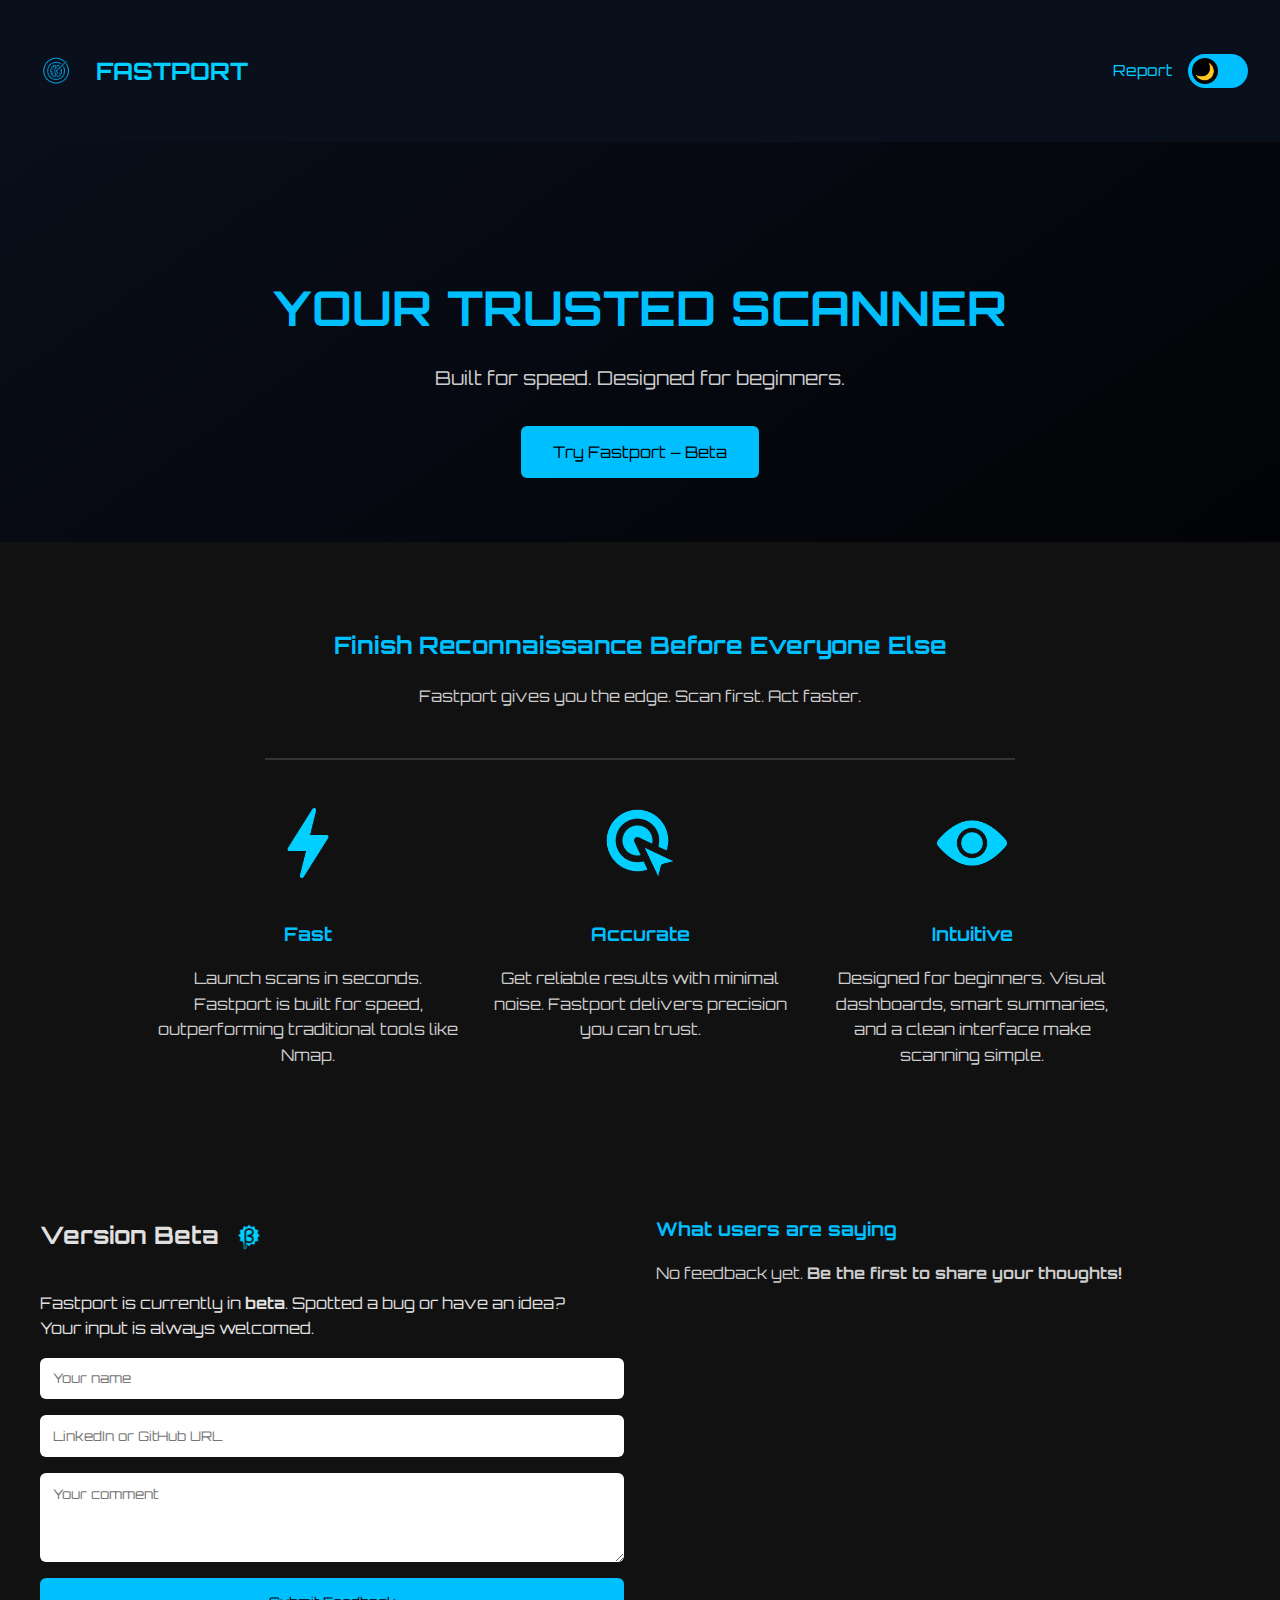
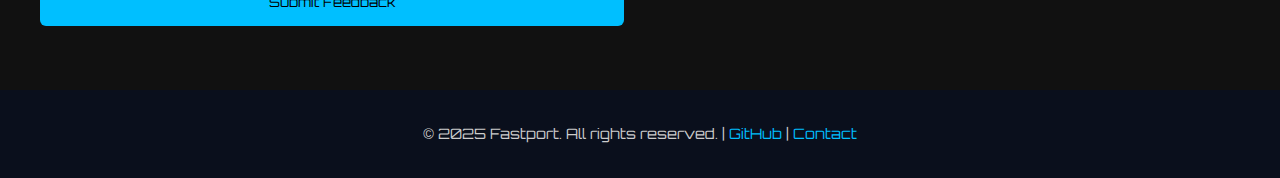
<file: index.html>
<!DOCTYPE html>
<html lang="en">
<head>
  <meta charset="UTF-8" />
  <meta name="viewport" content="width=device-width, initial-scale=1.0" />
  <title>Fastport – Scanner for noobs</title>
  <link rel="stylesheet" href="css/global.css" />
  <link rel="stylesheet" href="css/index.css" />
  <link href="https://fonts.googleapis.com/css2?family=Orbitron:wght@500&display=swap" rel="stylesheet">
  <link rel="shortcut icon" type="image/jpg" href="assets/index/images/fastport.jpg"/>
</head>
<body>

  <header class="main-header">
    <div class="logo">
      <img src="assets/index/images/fastport.png" alt="Fastport Logo" />
      <h2>FASTPORT</h2>
    </div>
    <nav>
      <a href="report.html">Report</a>
      <label class="theme-switch">
        <input type="checkbox" id="theme-toggle" />
        <span class="slider"></span>
      </label>
    </nav>
  </header>

  <section class="hero">
    <h1>YOUR TRUSTED SCANNER</h1>
    <p>Built for speed. Designed for beginners.</p>
    <button onclick="window.location.href='https://github.com/csfurtado/fastport-project'">Try Fastport – Beta</button>
  </section>

  <section class="features">
    <div class="features-group">
      <h2>Finish Reconnaissance Before Everyone Else</h2>
      <p>Fastport gives you the edge. Scan first. Act faster.</p>
      <hr/>
      <div class="feature-list">
        <div class="feature">
          <img src="assets/index/images/thunder.png" alt="Fast icon" />
          <h3>Fast</h3>
          <p>Launch scans in seconds. Fastport is built for speed, outperforming traditional tools like Nmap.</p>
        </div>
        <div class="feature">
          <img src="assets/index/images/target.png" alt="Accurate icon" />
          <h3>Accurate</h3>
          <p>Get reliable results with minimal noise. Fastport delivers precision you can trust.</p>
        </div>
        <div class="feature">
          <img src="assets/index/images/view.png" alt="Intuitive icon" />
          <h3>Intuitive</h3>
          <p>Designed for beginners. Visual dashboards, smart summaries, and a clean interface make scanning simple.</p>
        </div>
      </div>
    </div>
  </section>

  <section class="community-box">
    <div class="community-content">
      <div class="feedback-form">
        <div class="beta-header">
          <h2>Version Beta</h2>
          <img src="assets/index/images/beta.png" alt="Beta badge" />
        </div>
        <p>Fastport is currently in <strong>beta</strong>. Spotted a bug or have an idea?<br>Your input is always welcomed.</p>
        <form id="feedback-form">
          <input type="text" id="name" placeholder="Your name" required />
          <input type="url" id="link" placeholder="LinkedIn or GitHub URL" />
          <textarea id="comment" placeholder="Your comment" rows="4" required></textarea>
          <button type="submit">Submit Feedback</button>
        </form>
      </div>
      <div class="testimonials">
        <h3>What users are saying</h3>
        <div id="testimonial-list">
          <p>No feedback yet. <strong>Be the first to share your thoughts!</strong></p>
        </div>
      </div>
    </div>
  </section>

  <footer>
    &copy; 2025 Fastport. All rights reserved. |
    <a href="https://github.com/csfurtado">GitHub</a> |
    <a href="https://www.linkedin.com/in/csfurtado/">Contact</a>
  </footer>

  <script src="js/global.js"></script>
  <script src="js/index.js"></script>
</body>
</html>
</file>
<file: css/global.css>
html, body {
  height: 100%;
  margin: 0;
  font-family: 'Orbitron', sans-serif;
  background: linear-gradient(to bottom right, #0a0f1c, #000000);
  color: #e0e0e0;
  line-height: 1.6;
}

.page-wrapper {
  display: flex;
  flex-direction: column;
  min-height: 100vh;
}

main {
  flex: 1;
}
.main-header {
  display: flex;
  justify-content: space-between;
  align-items: center;
  flex-wrap: wrap; /* opcional para responsividade */
  padding: 2rem;
  background-color: #0a0f1c;
}

.main-header h2,
.main-header nav a {
  color: #00cfff;
}

header, footer {
  background-color: #0a0f1c;
  padding: 2rem;
}

.logo {
  display: flex;
  align-items: center;
  gap: 1rem;
}

.logo img {
  width: 48px;
}

nav {
  display: flex;
  align-items: center;
  gap: 1rem;
}

nav a {
  color: #ccc;
  text-decoration: none;
  font-size: 0.95rem;
  transition: color 0.3s ease;
}

nav a:hover {
  color: #00cfff;
}

footer {
  text-align: center;
  font-size: 0.9rem;
  color: #ccc;
}

footer a {
  color: #00bfff;
  text-decoration: none;
}

.theme-switch {
  position: relative;
  display: inline-block;
  width: 60px;
  height: 34px;
}

.theme-switch input {
  opacity: 0;
  width: 0;
  height: 0;
}

.slider {
  position: absolute;
  cursor: pointer;
  top: 0; left: 0; right: 0; bottom: 0;
  background-color: #00bfff;
  transition: 0.4s;
  border-radius: 34px;
}

.slider::before {
  position: absolute;
  content: "🌙";
  height: 26px;
  width: 26px;
  left: 4px;
  bottom: 4px;
  background-color: #000;
  color: #fff;
  font-size: 16px;
  text-align: center;
  line-height: 26px;
  border-radius: 50%;
  transition: 0.4s;
}

input:checked + .slider {
  background-color: #0077cc;
}

input:checked + .slider::before {
  transform: translateX(26px);
  content: "☀️";
  background-color: #fff;
  color: #000;
}

/* Light mode */

body.light-mode {
  background: #f9f9f9;
  color: #222;
}

body.light-mode header{
  background-color: #eaeaea;
}

body.light-mode footer {
  color: #ccc;
}

body.light-mode nav a {
  color: #333;
}

body.light-mode nav a:hover {
  color: #00cfff;
}

body.light-mode .slider {
  background-color: #00cfff;
}

body.light-mode input:checked + .slider {
  background-color: #00cfff;
}

body.light-mode p,
body.light-mode li,
body.light-mode span,
body.light-mode div,
body.light-mode td,
body.light-mode th {
  color: #444 !important;
}

body.light-mode button {
  background-color: #00cfff;
  color: #fff !important;
}

body.light-mode button:hover {
  background-color: #0099cc;
}
</file>
<file: css/index.css>
.hero {
  text-align: center;
  padding: 6rem 2rem 4rem;
}

.hero h1 {
  font-size: 3rem;
  color: #00bfff;
  margin-bottom: 1rem;
}

.hero p {
  font-size: 1.2rem;
  color: #ccc;
  margin-bottom: 2rem;
  max-width: 600px;
  margin: 0 auto 2rem;
}

.hero button {
  background-color: #00bfff;
  color: #000;
  border: none;
  padding: 1rem 2rem;
  font-size: 1rem;
  cursor: pointer;
  border-radius: 6px;
  transition: background-color 0.3s ease;
}

.hero button:hover {
  background-color: #0099cc;
}

.features {
  background-color: #111;
  padding: 4rem 1rem;
}

.features-group {
  text-align: center;
  margin-bottom: 1rem;
}

.features-group h2 {
  color: #00bfff;
}

.features-group p {
  color: #ccc;
}

.feature-list {
  display: flex;
  justify-content: center;
  flex-wrap: wrap;
  gap: 2rem;
}

.feature {
  max-width: 300px;
  text-align: center;
}

.feature img {
  width: 70px;
  margin-bottom: 1rem;
}

.feature h3 {
  color: #00bfff;
  margin-bottom: 0.1rem;
}

.community-box {
  background-color: #111;
  padding: 2rem 2rem 4rem;
}

.community-content {
  display: flex;
  flex-wrap: wrap;
  justify-content: space-between;
  gap: 2rem;
  max-width: 1200px;
  margin: 0 auto;
}

.feedback-form,
.testimonials {
  flex: 1;
  min-width: 280px;
}

.beta-header {
  display: flex;
  align-items: center;
  gap: 1rem;
  margin-bottom: 1rem;
}

.feedback-form form {
  display: flex;
  flex-direction: column;
  gap: 1rem;
  margin-top: 1rem;
}

.feedback-form input,
.feedback-form textarea {
  padding: 0.8rem;
  border-radius: 6px;
  border: none;
}

.feedback-form button {
  background: #00bfff;
  color: #000;
  padding: 1rem;
  border: none;
  border-radius: 6px;
  cursor: pointer;
}

.testimonials h3 {
  color: #00bfff;
  margin-bottom: 1rem;
}

#testimonial-list p {
  color: #ccc;
}

body.light-mode .features,
body.light-mode .community-box {
  background-color: #eaeaea;
}

body.light-mode .features-group h2,
body.light-mode .feature h3,
body.light-mode .community-box h2,
body.light-mode .community-box h3 {
  color: #00cfff;
}

body.light-mode .features-group p,
body.light-mode .feature p,
body.light-mode .community-box p,
body.light-mode .testimonial p {
  color: #444;
}

body.light-mode .testimonial {
  background-color: #fff;
  border: 1px solid #ccc;
}

body.light-mode .feedback-form input,
body.light-mode .feedback-form textarea {
  background-color: #fff;
  color: #222;
  border: 1px solid #ccc;
}

.beta-header img {
  width: 28px;
  height: auto;
  object-fit: contain;
  margin-top: 4px;
}

.features-group hr {
  margin: 3rem auto;
  border: 1px solid #333;
  width: 60%;
}

.feedback-form,
.feedback-form input,
.feedback-form textarea,
.feedback-form button {
  font-family: 'Orbitron', sans-serif;
}

.hero button {
  font-family: 'Orbitron', sans-serif;
}
</file>
